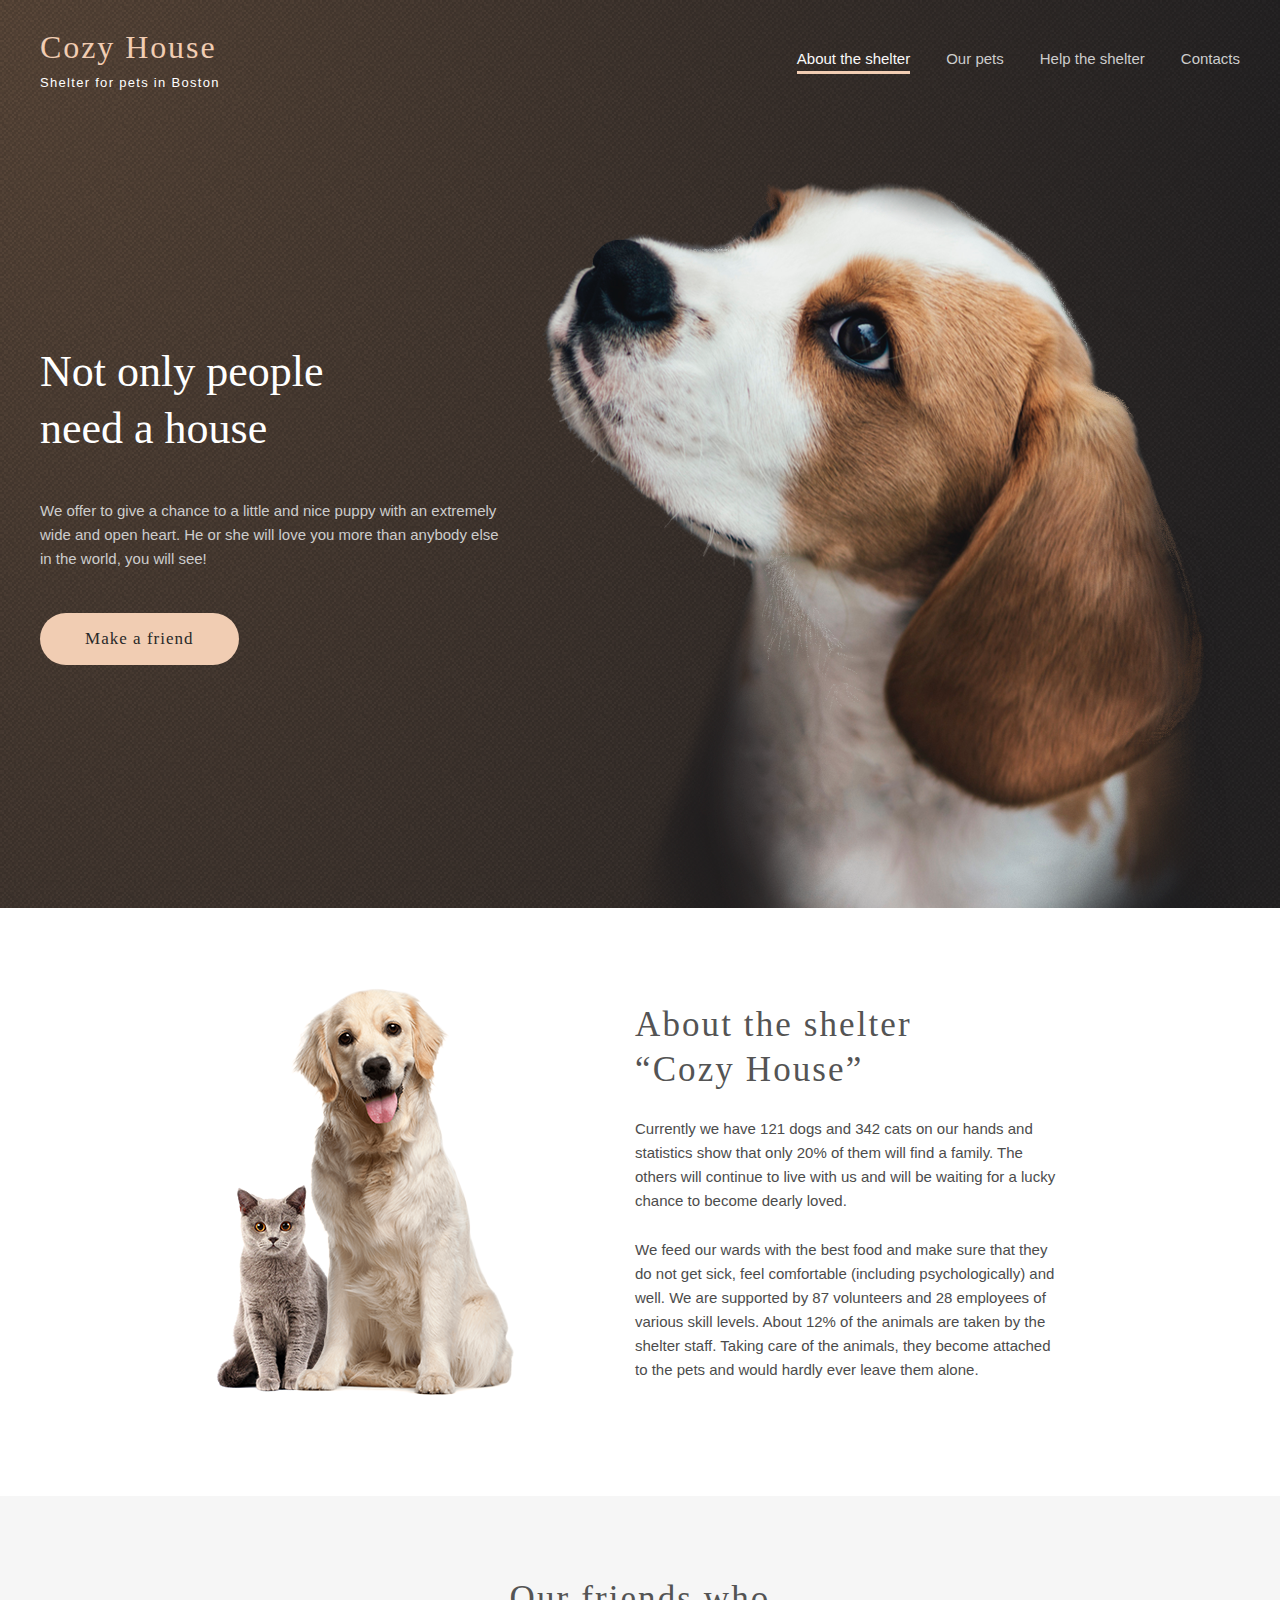
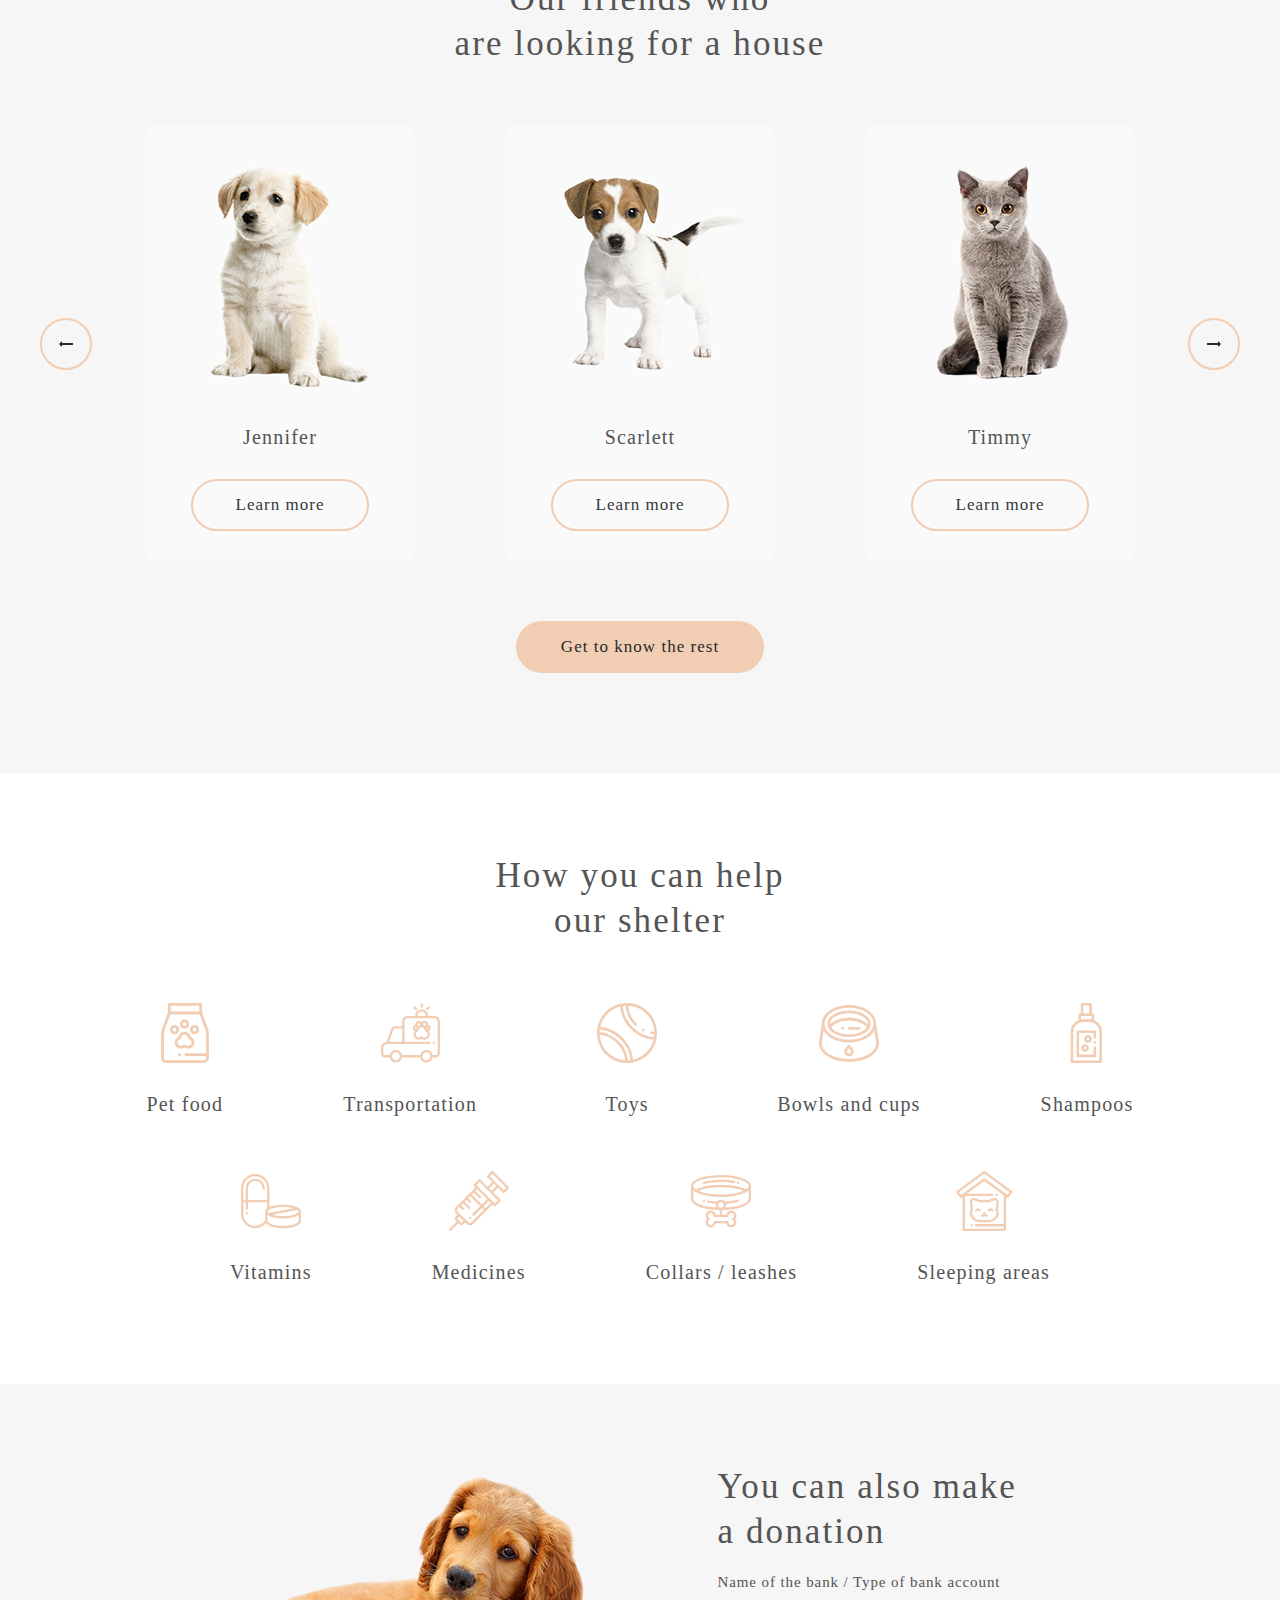
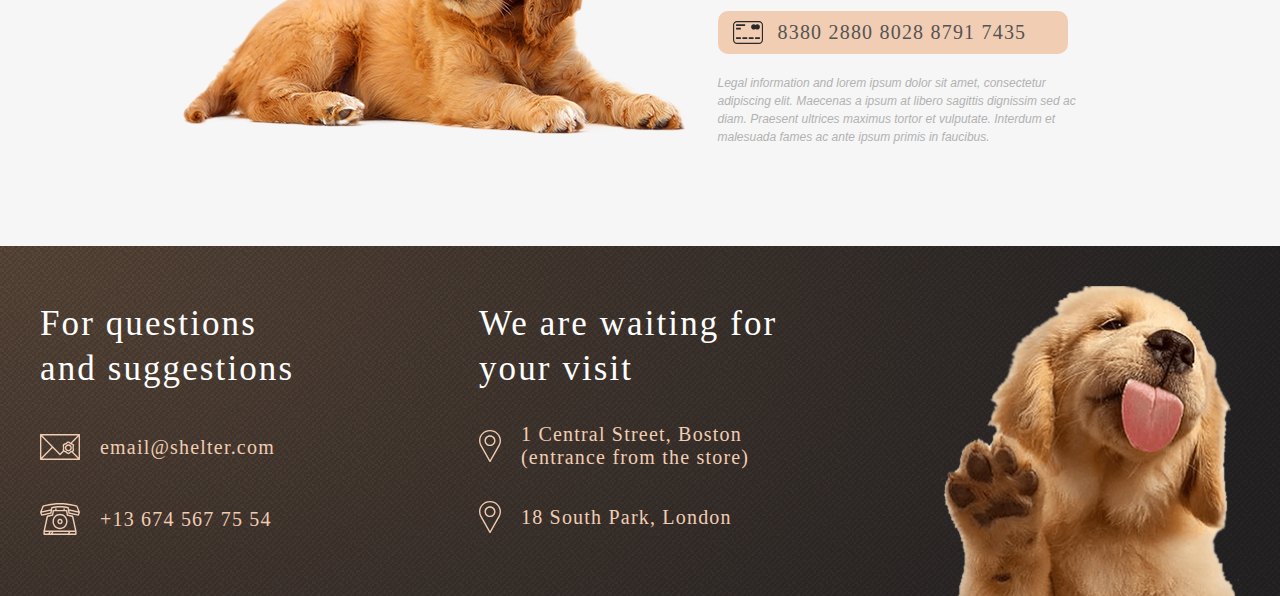
<file: index.html>
<!DOCTYPE html>
<html lang="en">
<head>
    <meta charset="UTF-8">
    <meta http-equiv="X-UA-Compatible" content="IE=edge">
    <meta name="viewport" content="width=device-width, initial-scale=1.0">
    <link rel="stylesheet" href="css/style.css">
    <link rel="icon" href="images/favicon.png" type="image/png">
    <title>Cozy House: Shelter for pets in Boston</title>
</head>
<body>
    <header class="main">
        <div class="container header-container">
            <div class="header">
                <div class="logo">
                    <a class="link header-link" href="#" onclick="return false;">
                        <div class="logo-title">Cozy House</div>
                        <div class="logo-subtitle">Shelter for pets in Boston</div>
                    </a>
                </div>
                <nav>
                    <ul class="nav-header">
                        <li class="nav-list"><a class="nav-link active" >About the shelter</a></li>
                        <li class="nav-list"><a class="nav-link" href="./our_pets.html">Our pets</a></li>
                        <li class="nav-list"><a class="nav-link" href="#help">Help the shelter</a></li>
                        <li class="nav-list"><a class="nav-link" href="#contacts">Contacts</a></li>
                    </ul>
                    <button class="burger" aria-label="Menu">
                        <span class="burger-line"></span>
                    </button>

                    <div class="burger-mobile-header">
                        <ul class="nav-mobile-menu">
                            <li class="nav-mobile-list"><a class="nav-link active" >About the shelter</a></li>
                            <li class="nav-mobile-list"><a class="nav-link" href="./our_pets.html">Our pets</a></li>
                            <li class="nav-mobile-list"><a class="nav-link" href="#help">Help the shelter</a></li>
                            <li class="nav-mobile-list"><a class="nav-link" href="#contacts">Contacts</a></li>
                        </ul>
                    </div>
                </nav>
            </div>
            <section class="not-only">
                <div class="big-card-text">
                    <h1>Not only people need a house</h1>
                    <p>
                        We offer to give a chance to a little and nice puppy with an extremely wide and open heart.
                        He or she will love you more than anybody else in the world, you will see!
                    </p>
                    <a class="fill-button" href="#our-friends">Make a friend</a>
                </div>
                <div class="big-card-picture">
                    <img src="./images/start-screen-puppy.png" alt="start screen puppy" width="698">
                </div>
            </section>
        </div>
    </header>

    <main class="main">
        <section class="about">
            <div class="about-picture">
                <img src="./images/about-pets.png" alt="Dog and cat" width="300">
            </div>
            <div class="about-info">
                <h2 class="about-title">About the shelter “Cozy House”</h2>
                <p>Currently we have 121 dogs and 342 cats on our hands and statistics show that only 20% of them will find a family. The others will continue to live with us and will be waiting for a lucky chance to become dearly loved.</p>
                <p>We feed our wards with the best food and make sure that they do not get sick, feel comfortable (including psychologically) and well. We are supported by 87 volunteers and 28 employees of various skill levels. About 12% of the animals are taken by the shelter staff. Taking care of the animals, they become attached to the pets and would hardly ever leave them alone.</p>
            </div>
        </section>

        <section id="our-friends" class="our-friends">
            <h2 class="title-friends">Our friends who are&nbsp;looking for a house</h2>
            <div class="slider-container">
                <button class="slider-button left">
                    <svg class="arrow left" width="14" height="6" viewBox="0 0 14 6" fill="none" xmlns="http://www.w3.org/2000/svg">
                        <path d="M14 2V4H3V6L0 3L3 0V2H14Z" fill="#292929"></path>
                    </svg>
                </button>
                <div class="slider">
                    <a href="#" onclick="return false;">
                        <div class="slider-card">
                            <img src="[data-uri]" class="slider-card-photo" alt="Katrine" width="270" height="270">
                            <div class="slider-card-info"></div>
                            <div class="card-button">Learn more</div>
                        </div>
                    </a>
                    <a href="#" onclick="return false;">
                        <div class="slider-card">
                            <img src="[data-uri]" class="slider-card-photo" alt="Jennifer" width="270" height="270">
                            <div class="slider-card-info"></div>
                            <div class="card-button">Learn more</div>
                        </div>
                    </a>
                    <a href="#" onclick="return false;">
                        <div class="slider-card">
                            <img src="[data-uri]" class="slider-card-photo" alt="Woody" width="270" height="270">
                            <div class="slider-card-info"></div>
                            <div class="card-button">Learn more</div>
                        </div>
                    </a>
                </div>
                <button class="slider-button right">
                    <svg class="arrow right" width="14" height="6" viewBox="0 0 14 6" fill="none" xmlns="http://www.w3.org/2000/svg">
                        <path d="M14 2V4H3V6L0 3L3 0V2H14Z" fill="#292929"></path>
                    </svg>
                </button>
            </div>
            <a class="fill-button" href="./our_pets.html">Get to know the rest</a>
        </section>

        <section id="help" class="help">
            <h2 class="title-help">How you can help our shelter</h2>
            <ul class="help-list">
                <li class="help-item">
                    <img class="help-icon" src="./images/icons/help/icon-pet-food.svg" alt="Pet food" width="60" height="60">
                    <div class="help-title">Pet food</div>
                </li>
                <li class="help-item">
                    <img class="help-icon" src="./images/icons/help/icon-transportation.svg" alt="Transportation" width="60" height="60">
                    <div class="help-title">Transportation</div>
                </li>
                <li class="help-item">
                    <img  class="help-icon" src="./images/icons/help/icon-toys.svg" alt="Toys" width="60" height="60">
                    <div class="help-title">Toys</div>
                </li>
                <li class="help-item">
                    <img class="help-icon" src="./images/icons/help/icon-bowls-and-cups.svg" alt="Bowls and cups" width="60" height="60">
                    <div class="help-title">Bowls and cups</div>
                </li>
                <li class="help-item">
                    <img class="help-icon" src="./images/icons/help/icon-shampoos.svg" alt="Shampoos" width="60" height="60">
                    <div class="help-title">Shampoos</div>
                </li>
                <li class="help-item">
                    <img class="help-icon" src="./images/icons/help/icon-vitamins.svg" alt="Vitamins" width="60" height="60">
                    <div class="help-title">Vitamins</div>
                </li>
                <li class="help-item">
                    <img class="help-icon"  src="./images/icons/help/icon-medicines.svg" alt="Medicines" width="60" height="60">
                    <div class="help-title">Medicines</div>
                </li>
                <li class="help-item">
                    <img class="help-icon" src="./images/icons/help/icon-collars-leashes.svg" alt="Collars / leashes" width="60" height="60">
                    <div class="help-title">Collars / leashes</div>
                </li>
                <li class="help-item">
                    <img class="help-icon" src="./images/icons/help/icon-sleeping-area.svg" alt="Sleeping areas" width="60" height="60">
                    <div class="help-title">Sleeping areas</div>
                </li>
            </ul>
        </section>

        <section class="addition">
            <div class="addition-image">
                <img src="./images/donation-dog.png" alt="Donation dog" width="505" >
            </div>
            <div class="addition-block">
                <h2 class="title-addition">You can also make a donation</h2>
                <div class="addition-text">
                    Name of the bank / Type of bank account
                </div>
                <a class="addition-card" href="#" onclick="return false;">
                    <img src="./images/icons/credit-card.svg" alt="Credit card" width="30" height="23">
                    <div class="addition-number">8380 2880 8028 8791 7435</div>
                </a>
                <div class="addition-hint">Legal information and lorem ipsum dolor sit amet, consectetur adipiscing elit. Maecenas a ipsum at libero sagittis dignissim sed ac diam. Praesent ultrices maximus tortor et vulputate. Interdum et malesuada fames ac ante ipsum primis in faucibus.</div>
            </div>
        </section>

    </main>

    <footer class="main" id="contacts">
        <div class="container footer-container">
            <div class="contacts-block">
                <p class="title-footer">For questions and suggestions</p>
                <a class="contacts-info-wrap" href="mailto:email@shelter.com">
                    <img class="contacts-icon" src="./images/icons/icon-email.svg" alt="Credit card" width="40" height="32">
                    <p class="contacts-info">email@shelter.com</p>
                </a>
                <a class="contacts-info-wrap" href="tel:+136745677554" target="_blank">
                    <img class="contacts-icon" src="./images/icons/icon-phone.svg" alt="Credit card" width="40" height="32">
                    <p class="contacts-info">+13 674 567 75 54</p>
                </a>

            </div>
            <div class="contacts-block right">
                <p class="title-footer">We are waiting for your visit</p>
                <a class="contacts-info-wrap" href="https://maps.app.goo.gl/MZJzdV3yKixtqsF59" target="_blank">
                    <img class="contacts-icon" src="./images/icons/icon-marker.svg" alt="Credit card" width="22" height="32">
                    <p class="contacts-info">1 Central Street, Boston (entrance from the store)</p>
                </a>
                <a class="contacts-info-wrap" href="https://maps.app.goo.gl/w97PR7DKg5cJpF829" target="_blank">
                    <img class="contacts-icon" src="./images/icons/icon-marker.svg" alt="Credit card" width="22" height="32">
                    <p class="contacts-info">18 South Park, London</p>
                </a>
            </div>
            <div class="contacts-block picture">
                <img class="footer-picture" src="./images/footer-puppy.png" alt="Donation dog" width="300">
            </div>
        </div>
    </footer>
    <div class="blackout"></div>
    <div class="blackout_popup"></div>

    <section class="popup">
        <img src="[data-uri]" class="popup_img" alt="name of the breed" width="500" height="500">
        <div class="popup_content">
        <h2 class="popup_name">&nbsp;</h2>
        <p class="popup_type"></p>
        <p class="popup_text"></p>
        <ul class="popup_list">
            <li class="popup_item">Age: <span class="popup_age"></span></li>
            <li class="popup_item">Inoculations: <span class="popup_inoculations"></span></li>
            <li class="popup_item">Diseases: <span class="popup_diseases"></span> </li>
            <li class="popup_item">Parasites: <span class="popup_parasites"></span> </li>
        </ul>
        <button class="popup_close" type="button" ></button>
        </div>
    </section>

    <script src="js/script.js"></script>
    <script src="js/pets.js"></script>
    <script src="js/slider.js"></script>
    <script src="js/popup.js"></script>
</body>
</html>
</file>
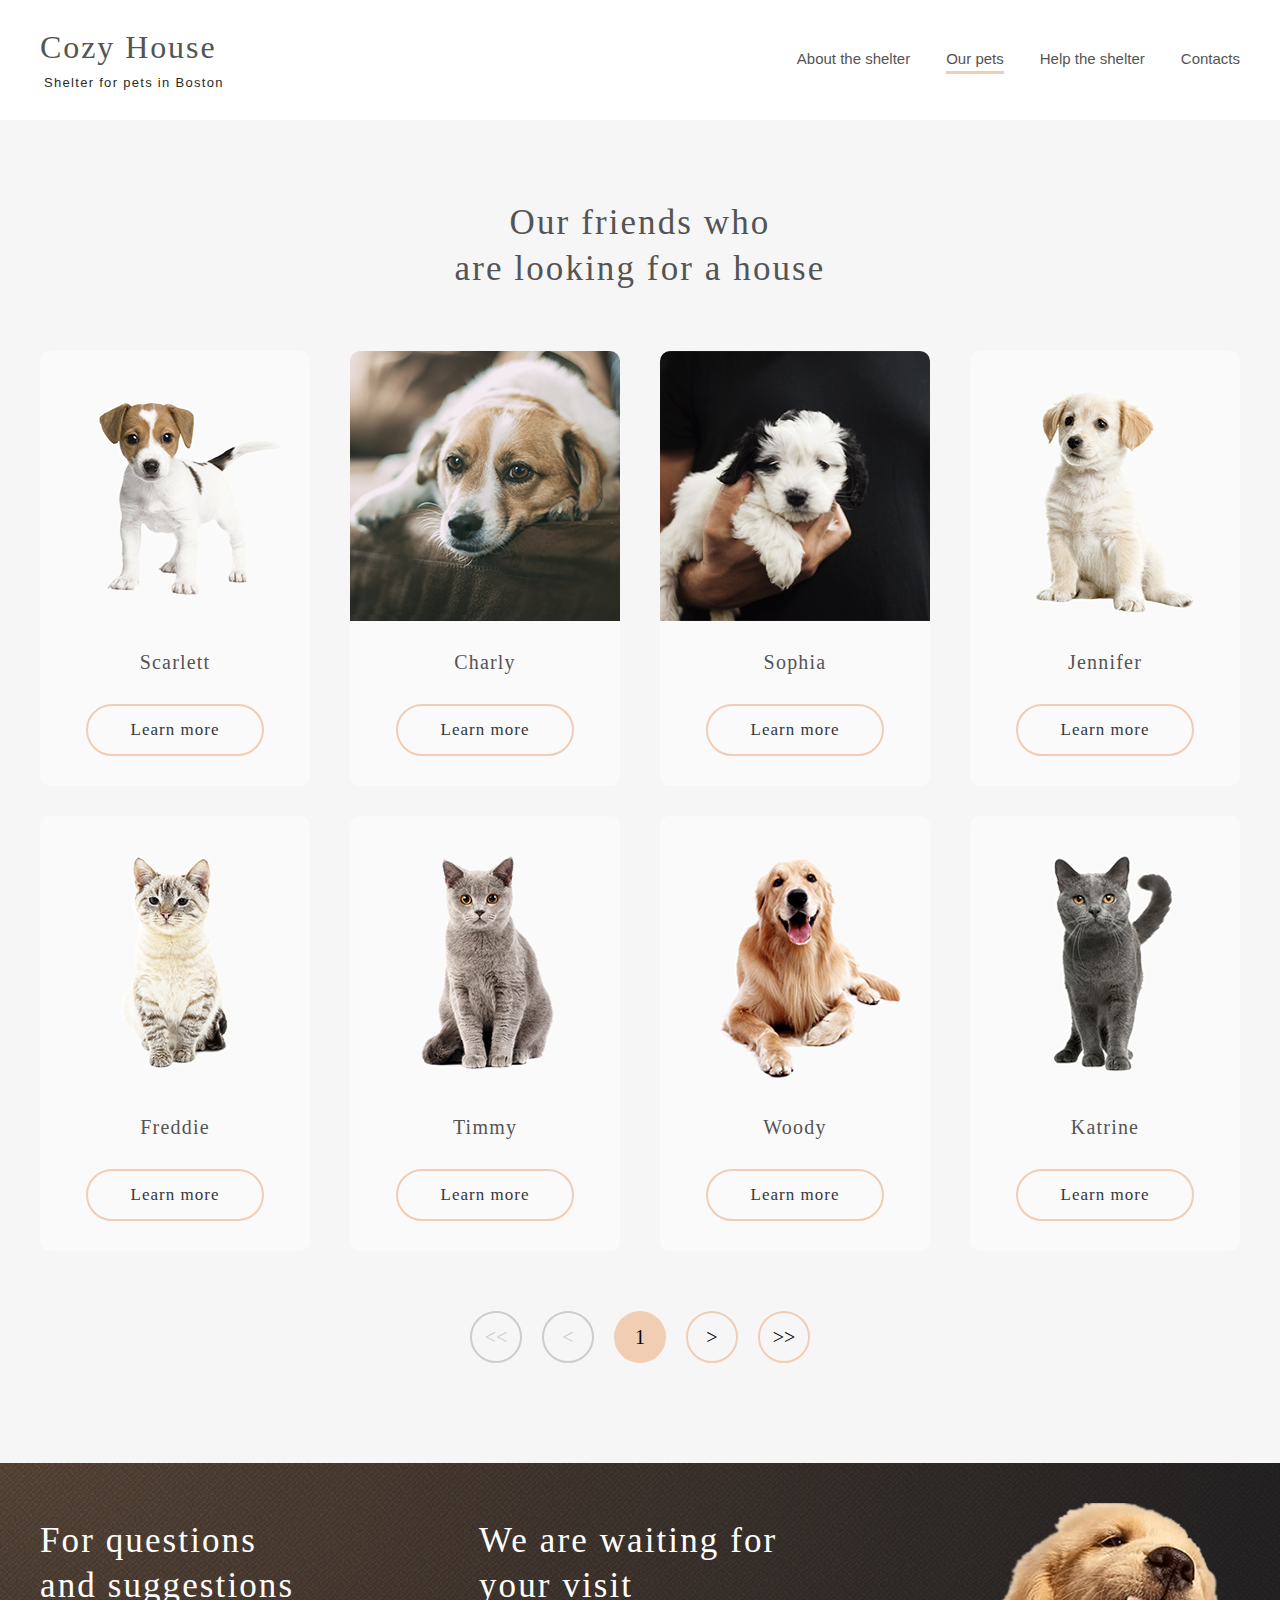
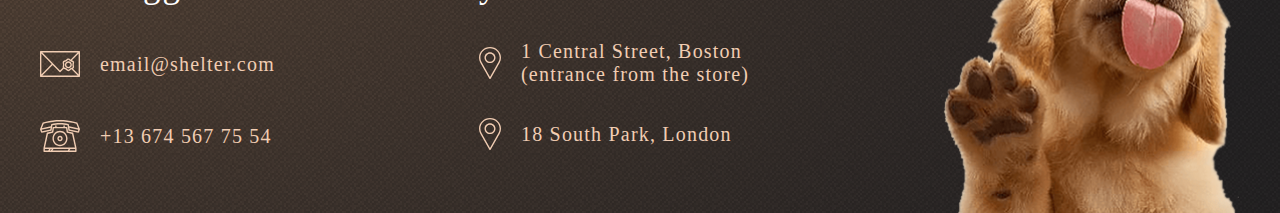
<file: our_pets.html>
<!DOCTYPE html>
<html lang="en">
<head>
    <meta charset="UTF-8">
    <meta http-equiv="X-UA-Compatible" content="IE=edge">
    <meta name="viewport" content="width=device-width, initial-scale=1.0">
    <link rel="stylesheet" href="css/style.css">
    <link rel="icon" href="images/favicon.png" type="image/png">
    <title>Cozy House: Shelter for pets in Boston</title>
</head>
<body>
    <header class="inner">
        <div class="container header-container inner">
            <div class="header">
                <div class="logo">
                    <a href="./index.html" class="link header-link">
                        <div class="logo-title inner">Cozy House</div>
                        <div class="logo-subtitle inner">Shelter for pets in Boston</div>
                    </a>
                </div>
                <nav>
                    <ul class="nav-header inner">
                        <li class="nav-list"><a class="nav-link" href="./index.html">About the shelter</a></li>
                        <li class="nav-list"><a class="nav-link active">Our pets</a></li>
                        <li class="nav-list"><a class="nav-link"  href="./index.html#help">Help the shelter</a></li>
                        <li class="nav-list"><a class="nav-link" href="#contacts">Contacts</a></li>
                    </ul>
                    <button class="burger" aria-label="Menu">
                        <span class="burger-line"></span>
                    </button>

                    <div class="burger-mobile-header">
                        <ul class="nav-mobile-menu">
                            <li class="nav-mobile-list"><a class="nav-link" href="./index.html">About the shelter</a></li>
                            <li class="nav-mobile-list"><a class="nav-link active">Our pets</a></li>
                            <li class="nav-mobile-list"><a class="nav-link" href="./index.html#help">Help the shelter</a></li>
                            <li class="nav-mobile-list"><a class="nav-link" href="#contacts">Contacts</a></li>
                        </ul>
                    </div>
                </nav>
            </div>
        </div>
    </header>

    <main class="inner">
        <section class="our-friends inner">
            <h1 class="title-friends">Our friends who are&nbsp;looking for a house</h1>
            <div class="slider-container">
                <div class="slider">
                    <a href="#" onclick="return false;">
                        <div class="slider-card">
                            <img src="./images/pets/pets-katrine.png" class="slider-card-photo" alt="Katrine" width="270">
                            <div class="slider-card-info">Katrine</div>
                            <div class="card-button">Learn more</div>
                        </div>
                    </a>
                    <a href="#" onclick="return false;">
                    <div class="slider-card">
                        <img src="./images/pets/pets-jennifer.png" class="slider-card-photo"  alt="Jennifer" width="270">
                        <div class="slider-card-info">Jennifer</div>
                        <div class="card-button">Learn more</div>
                    </div>
                    </a>
                    <a href="#" onclick="return false;">
                        <div class="slider-card">
                            <img src="./images/pets/pets-woody.png" class="slider-card-photo"  alt="Woody" width="270">
                            <div class="slider-card-info">Woody</div>
                            <div class="card-button">Learn more</div>
                        </div>
                    </a>
                    <a href="#" onclick="return false;">
                    <div class="slider-card">
                        <img src="./images/pets/pets-sophia.png" class="slider-card-photo" alt="Sophia" width="270">
                        <div class="slider-card-info">Sophia</div>
                        <div class="card-button">Learn more</div>
                    </div>
                    </a>
                        <a href="#" onclick="return false;">
                        <div class="slider-card">
                            <img src="./images/pets/pets-timmy.png" class="slider-card-photo" alt="Timmy" width="270">
                            <div class="slider-card-info">Timmy</div>
                            <div class="card-button">Learn more</div>
                        </div>
                    </a>
                    <a href="#" onclick="return false;">
                        <div class="slider-card">
                            <img src="./images/pets/pets-charly.png" class="slider-card-photo" alt="Charly" width="270">
                            <div class="slider-card-info">Charly</div>
                            <div class="card-button">Learn more</div>
                        </div>
                    </a>
                    <a href="#" onclick="return false;">
                        <div class="slider-card">
                            <img src="./images/pets/pets-scarlet.png" class="slider-card-photo" alt="Scarlet" width="270">
                            <div class="slider-card-info">Scarlet</div>
                            <div class="card-button">Learn more</div>
                        </div>
                    </a>
                    <a href="#" onclick="return false;" class="test">
                        <div class="slider-card">
                            <img src="./images/pets/pets-freddie.png" class="slider-card-photo" alt="Freddie" width="270">
                            <div class="slider-card-info">Freddie</div>
                            <div class="card-button">Learn more</div>
                        </div>
                    </a>
                </div>
                <div class="paging" class="test">
                    <button class="slider-button many first" disabled>&lt;&lt;</button>
                    <button class="slider-button one prev" disabled>&lt;</button>
                    <button class="slider-button active">1</button>
                    <button class="slider-button one next">&gt;</button>
                    <button class="slider-button many last">&gt;&gt;</button>
                </div>
            </div>
        </section>
    </main>
    <footer id="contacts">
        <div class="container footer-container">
            <div class="contacts-block">
                <p class="title-footer">For questions and suggestions</p>
                <a class="contacts-info-wrap" href="mailto:email@shelter.com">
                    <img class="contacts-icon" src="./images/icons/icon-email.svg" alt="Credit card" width="40">
                    <p class="contacts-info">email@shelter.com</p>
                </a>
                <a class="contacts-info-wrap" href="tel:+136745677554" target="_blank">
                    <img class="contacts-icon" src="./images/icons/icon-phone.svg" alt="Credit card" width="40">
                    <p class="contacts-info">+13 674 567 75 54</p>
                </a>

            </div>
            <div class="contacts-block right">
                <p class="title-footer">We are waiting for your visit</p>
                <a class="contacts-info-wrap" href="https://maps.app.goo.gl/MZJzdV3yKixtqsF59" target="_blank">
                    <img class="contacts-icon" src="./images/icons/icon-marker.svg" alt="Credit card" width="22">
                    <p class="contacts-info">1 Central Street, Boston (entrance from the store)</p>
                </a>
                <a class="contacts-info-wrap" href="https://maps.app.goo.gl/w97PR7DKg5cJpF829" target="_blank">
                    <img class="contacts-icon" src="./images/icons/icon-marker.svg" alt="Credit card" width="22">
                    <p class="contacts-info">18 South Park, London</p>
                </a>
            </div>
            <img class="footer-picture" src="./images/footer-puppy.png" alt="Donation dog" width="300">
        </div>
    </footer>

    <div class="blackout"></div>

    <div class="blackout_popup"></div>

    <section class="popup">
        <img src="[data-uri]" class="popup_img" alt="name of the breed" width="500" height="500">
        <div class="popup_content">
        <h2 class="popup_name">&nbsp;</h2>
        <p class="popup_type"></p>
        <p class="popup_text"></p>
        <ul class="popup_list">
            <li class="popup_item">Age: <span class="popup_age"></span></li>
            <li class="popup_item">Inoculations: <span class="popup_inoculations"></span></li>
            <li class="popup_item">Diseases: <span class="popup_diseases"></span> </li>
            <li class="popup_item">Parasites: <span class="popup_parasites"></span> </li>
        </ul>
        <button class="popup_close" type="button" ></button>
        </div>
    </section>


    <script src="js/script.js"></script>
    <script src="js/pets.js"></script>
    <script src="js/bigslider.js"></script>
    <script src="js/popup.js"></script>
</body>
</html>
</file>
<file: css/style.css>
* {
    box-sizing: border-box;
}

html {
    scroll-behavior: smooth;
    cursor: default;
}

body {
    margin: 0;
    padding: 0;
    min-height: 100vh;
    font-family: Georgia;
    font-size: 18px;
    font-weight: normal;
    background-color: #ffffff;
    color: #35373b;
    overflow-y: auto;
}

header {
    /* background: url("../images/start-screen-gradient-background.jpg"); */
    background: url("../images/noise_transparent2x.png"), radial-gradient(100% 215.42% at 0% 0%, #5B483A 0%, #262425 100%), #211F20;
    /* background-position: center;
    background-size: cover;
    background-repeat: no-repeat; */
}

.container {
    display: flex;
    max-width: 1280px;
    flex-direction: column;
    margin: 0 auto;
}

.header {
    display: flex;
    justify-content: space-between;
    align-items: center;
    margin-bottom: 90px;
}

.main .header {
    margin-bottom: 90px;
}
.inner .header {
    margin-bottom: 0;
}


.header-container {
    justify-content: space-between;
    padding: 30px 40px 0px 40px;
}

.main-container {
    flex-wrap: wrap;
    justify-content: space-between;
}

.nav-header {
    display: flex;
    justify-content: center;
    gap: 36px;
    padding: 0;
    margin: 0;
    list-style: none;
    color: #CDCDCD;
}

.nav-list {
    margin: 0;
    padding: 0;
    font-family: Arial, Helvetica, sans-serif;
    font-size: 15px;
    line-height: 24px;
}

.nav-link {
    color: #cdcdcd;
    padding-bottom: 4px;
}

.nav-link:hover,
.nav-link.active {
    color: #fafafa;
}

.nav-link::after {
    content: ' ';
    display: block;
    height: 3px;
    background: transparent;
    transition: background-color .5s ease-in-out;
}

.nav-link:hover::after,
.nav-link.active::after {
    display: block;
    background: #f1cdb3;
}

.logo-title {
    font-family: Georgia, serif;
    color: #f1cdb3;
    font-size: 32px;
    letter-spacing: .06em;
    line-height: 35px;
    padding-bottom: 10px;
}
.logo-subtitle {
    font-family: Arial, Helvetica, sans-serif;
    color: #FFFFFF;
    font-size: 13px;
    letter-spacing: 0.1em;
    line-height: 15px;
    text-align: center;
}

a {
    text-decoration: none;
    color: #35373b;
}

p {
    margin: 0;
    padding: 0;
    font-family: Arial, sans-serif;
    font-size: 15px;
    line-height: 24px;
    color: #4C4C4C;
}

.big-card-text p {
    color: #CDCDCD;
}

h1 {
    font-family: Georgia, serif;
    font-weight: normal;
    font-size: 44px;
    line-height: 1.3;
    /* max-width: 310px; */
    margin: 0;
    width: 80%;
}

h2 {
    font-family: Georgia, serif;
    font-weight: normal;
    font-size: 35px;
    line-height: 45px;
    letter-spacing: .06em;
    margin: 0;
    color: #545454;
}

h2.about-title {
    max-width: 370px;
}

h2.title-friends {
    max-width: 400px;
    text-align: center;
}

h1.title-friends {
    font-family: Georgia, serif;
    font-weight: normal;
    font-size: 35px;
    line-height: 1.3;
    letter-spacing: .06em;
    margin: 0;
    color: #545454;
    max-width: 400px;
    text-align: center;
}

h2.title-help {
    max-width: 310px;
    text-align: center;
}

h2.title-addition {
    max-width: 300px;
    text-align: left;
}

section {
    display: flex;
    max-width: 1280px;
    margin: 0 auto;
    width: 100%;
}

.not-only {
    justify-content: space-between;
    align-items: center;
}

.big-card-text {
    display: flex;
    flex-direction: column;
    gap: 42px;
    min-width: 323px;
    max-width: 460px;
    padding-top: 20px;
    padding-bottom: 100px;
    color: #ffffff;
}

.big-card-picture {
    text-align: end;
    font-size: 0px;
}

.about {
    display: flex;
    justify-content: center;
    align-items: center;
    gap: 120px;
    max-width: 1280px;
    padding: 80px 40px 100px;
}

.about-info {
    display: flex;
    flex-direction: column;
    gap: 25px;
    max-width: 430px;
}

.about-picture {
    min-width: 300px;
    font-size: 0px;
}


.our-friends {
    flex-direction: column;
    align-items: center;
    max-width: 1280px;
    padding: 80px 0px 100px;
    background-color: #F6F6F6;
    gap: 60px;
}

.slider-container {
    display: flex;
    flex-direction: row;
    justify-content: space-between;
    align-items: center;
    width: 100%;
    max-width: 1280px;
    padding: 0 40px;
}

.slider {
    display: flex;
    flex-direction: row;
    align-items: center;
    justify-content: space-between;
    /* gap: 90px; */
    width: 100%;
    max-width: 990px;
    margin: 0 20px;
}

.slider.active {
    opacity: 0%;
    transition: .8s ease-in-out;
}

.inner .slider {
    max-width: 1280px;
}

.slider-card {
    display: flex;
    flex-direction: column;
    align-items: center;
    gap: 30px;
    min-width: 270px;
    border-radius: 10px;
    background-color: #FAFAFA;
    padding-bottom: 30px;
    transition: all 0.5s ease-in-out;
}

.slider-card-photo {
    border-top-left-radius: 10px;
    border-top-right-radius: 10px;
}

.slider-card:hover {
    background-color: #ffffff;
}

.slider-card-info {
    font-family: Georgia, serif;
    font-size: 20px;
    letter-spacing: .06em;
    color: #545454;
}

.slider-button {
    display: flex;
    justify-content: center;
    align-items: center;
    border: 2px solid #f1cdb3;
    border-radius: 100px;
    width: 52px;
    height: 52px;
    text-align: center;
    transition: all 0.5s ease-in-out;
    background-color: transparent;
    cursor: pointer;
    font-family: Georgia, serif;
    font-size: 20px;
    line-height: 1.15;
    min-width: 52px;
}

.slider-button:hover,
.slider-button:visited {
    border: 2px solid #FDDCC4;
    background-color: #FDDCC4;
}

.card-button {
    font-size: 17px;
    line-height: 22px;
    letter-spacing: .06em;
    border: 2px solid #f1cdb3;
    border-radius: 100px;
    padding: 13px 42px;
    transition: background-color 0.5s ease-in-out;
}

.arrow.right {
    transform: rotate(180deg);
}

.slider-card:hover .card-button {
    border: 2px solid #FDDCC4;
    background-color: #FDDCC4;
}

.help {
    flex-direction: column;
    align-items: center;
    max-width: 1280px;
    padding: 80px 0px 100px;
    gap: 60px;
}

.help-list {
    display: flex;
    justify-content: center;
    flex-wrap: wrap;
    width: 100%;
    max-width: 1200px;
    gap: 55px 120px;
    margin: 0;
    padding: 0 20px;
}

.help-item {
    display: flex;
    flex-direction: column;
    align-items: center;
    gap: 30px;
}

.help-title {
    font-size: 20px;
    letter-spacing: .06em;
    color: #545454;
}

.fill-button {
    font-family: Georgia, 'Times New Roman', Times, serif;
    font-size: 17px;
    line-height: 22px;
    letter-spacing: .06em;
    color: #292929;
    background-color: #f1cdb3;
    border-radius: 100px;
    padding: 10px;
    width: max-content;
    padding: 15px 45px;
    transition: background-color .3s ease-in-out;
}

.fill-button:hover {
    background-color: #FDDCC4;
}

.addition {
    flex-direction: row;
    justify-content: center;
    align-items: center;
    max-width: 1280px;
    padding: 80px 0px 100px;
    background-color: #F6F6F6;
    gap: 30px;
}

.addition-block {
    display: flex;
    flex-direction: column;
    width: 29%;
    min-width: 380px;
    gap: 20px;
}

.addition-image {
    font-size: 0px;
}

.addition-image img{
    width: 100%;
}

.addition-text {
    font-family: Georgia, serif;
    font-size: 15px;
    font-weight: normal;
    line-height: 17px;
    letter-spacing: .06em;
    color: #545454;
}

.addition-card {
    display: flex;
    align-items: center;
    gap: 15px;
    padding: 10px 15px;
    background-color: #f1cdb3;
    border-radius: 10px;
    max-width: 350px;
    transition: background-color 0.5s ease-in-out;
}

.addition-card:hover {
    background-color: #FDDCC4;
}

.addition-number {
    font-family: Georgia, serif;
    font-size: 20px;
    font-weight: normal;
    line-height: 23px;
    letter-spacing: .06em;
    color: #545454;
}

.addition-hint {
    font-family: Arial, sans-serif;
    font-size: 12px;
    font-style: italic;
    line-height: 18px;
    text-align: left;
    color: #B2B2B2;
}

.footer-container {
    flex-direction: row;
    justify-content: space-between;
    align-items: flex-start;
    gap: 20px;
    padding: 40px 40px 0;
}

footer {
    background: url("../images/noise_transparent2x.png"), radial-gradient(100% 215.42% at 0% 0%, #5B483A 0%, #262425 100%), #211F20;
}

.contacts-block {
    display: flex;
    flex-direction: column;
    width: 30%;
    width: 280px;
    margin-top: 15px;
    gap: 40px;
}

.contacts-block.right {
    gap: 32px;
    width: 30%;
    width: 302px;
}
.contacts-block.picture {
    width: 30%;
    margin: 0;
    width: 300px;
}

.contacts-info {
    font-family: Georgia, serif;
    font-size: 20px;
    line-height: 23px;
    font-weight: 400;
    letter-spacing: .06em;
    color: #F1CDB3;
    transition: color 0.5s ease-in-out;
}

.contacts-info-wrap {
    display: flex;
    align-items: center;
    flex-direction: row;
    gap: 20px;
}
.contacts-info-wrap:hover .contacts-info {
    /* color: #FDDCC4; */
    color: #c2a591;
}

.contacts-icon{
    transition: transform 0.5s ease-in-out;
}

.contacts-info-wrap:hover  .contacts-icon{
    transform: scale(1.07);
}

.header-container.inner {
    justify-content: space-between;
    padding: 30px 40px 30px 40px;
    background-color: #FFFFFF;
}

header.inner {
    background: none;
}

.logo-title.inner {
    color: #545454;
}

.logo {
    transition: transform 0.5s ease-in-out;
}

.logo:hover {
    transform: scale(1.02);
}

.logo-subtitle.inner {
    color: #292929;
    padding: 0px 1px 0px 4px;
}

.nav-header.inner .nav-link {
    color: #545454;
}

.inner .slider-container {
    flex-direction: column;
    justify-content: center;
    gap: 60px;
}

.inner .slider {
    justify-content: space-evenly;
    gap: 30px 40px;
    flex-wrap: wrap;
}

main.inner {
    background-color: #F6F6F6;
}

.paging {
    display: flex;
    flex-direction: row;
    align-items: center;
    justify-content: center;
    gap: 20px;
}

.slider-button.active {
    border: none;
    background-color: #f1cdb3;
}

.slider-button:disabled {
    border: 2px solid #CDCDCD;
    background-color: transparent;
    cursor: auto;
    color: #CDCDCD;
}

.slider-button.inactive a {
    color: #CDCDCD;
}

.title-footer {
    font-family: Georgia, serif;
    font-weight: normal;
    font-size: 35px;
    line-height: 45px;
    letter-spacing: .06em;
    margin: 0;
    color: #545454;
    max-width: 300px;
    text-align: left;
    color: #FFFFFF;
}

.burger {
    position: relative;
    display: none;
    width: 30px;
    height: 30px;
    padding: 0;
    border: none;
    -webkit-box-sizing: border-box;
    box-sizing: border-box;
    outline: none;
    cursor: pointer;
    background-color: transparent;
    z-index: 3;
    transition: transform 0.2s ease-in-out;
}

.burger-line {
    position: relative;
    display: block;
    width: 30px;
    height: 2px;
    background-color: #F1CDB3;
}

.inner .burger-line {
    background-color: #000000;
}

.burger::before {
    position: absolute;
    display: block;
    content: '';
    background-color: #F1CDB3;
    width: 30px;
    height: 2px;
    top: 4px;
}

.inner .burger::before {
    background-color: #000000;
}

.burger::after {
    position: absolute;
    display: block;
    content: '';
    background-color: #F1CDB3;
    width: 30px;
    height: 2px;
    bottom: 4px;
}

.inner .burger::after {
    background-color: #000000;
}

@media (max-width: 1100px) {

    .main .header {
        margin-bottom: 60px;
    }

    .big-card-text {
        margin: 0px;
        min-width: 460px;
        padding-top: 0px;
    }

    .big-card-picture {
        width: 100%;
        text-align: right;
    }

    .big-card-picture  img {
        width: 80.3%;
    }

    .fill-button {
        align-self: center;
    }

    .not-only {
        flex-wrap: wrap;
        justify-content: center;
    }

    .main .header-container {
        padding: 30px 30px 0px 30px;
    }

    .inner .header-container {
        padding: 30px 30px;
    }

    .addition {
        flex-direction: column-reverse;
        gap: 60px;
    }

    .addition-block {
        width: 50%;
    }

    /* .main .container.footer-container { */
    .container.footer-container {
        flex-wrap: wrap;
        column-gap: 40px;
        row-gap: 65px;
        justify-content: space-evenly;
        padding-top: 32px;
    }
    .contacts-block {
        margin: 0;
    }
    .contacts-block.right {
        gap: 33px;
    }
}

@media  (max-width: 1279px) {
    .inner .slider a:nth-child(7),
    .inner .slider a:nth-child(8) {
        display: none;
    }
}

@media (min-width: 769px) and (max-width: 1279px) {
    .about  {
        gap: 80px;
    }
}

@media  (max-width: 769px) {
    .about {
        flex-direction: column-reverse;
        gap: 80px;
    }

    .addition-image {
        padding: 0 10px;
    }
}

@media  (max-width: 1100px) {
    .slider a:last-child {
        display: none;
    }

    .main .slider a:last-child {
        display: none;
    }

    .slider {
        justify-content: space-evenly;
        margin: 0 12px;
        gap: 40px
    }
    .slider-container {
        padding: 0 30px;
    }
    .inner .slider-container {
        gap: 40px;
    }

    .our-friends.inner {
        gap: 30px;
        padding-bottom: 76px;
    }
}

@media  (max-width: 887px) {
    .help-list {
        display: grid;
        grid-template-columns: repeat(3, 170px);
        row-gap: 55px;
        column-gap: 60px;
    }
    .our-friends.inner .slider {
        justify-content: center;
    }
}

@media  (max-width: 767px) {
    .main .header {
        padding: 0 10px;
    }

    .nav-header {
        display: none;
    }

    .burger {
        display: block;
    }

    .big-card-text {
        width: 100%;
        max-width: 460px;
        min-width: 280px;
        text-align: center;
        align-items: center;
    }
}

@media  (max-width: 760px) {
    .main .slider a:not(:first-child) {
        display: none;
    }
}

@media (max-width: 668px){
    .help-list {
        grid-template-columns: repeat(2, 130px);
    }

    .help-list {
        justify-content: space-evenly;
    }
}

@media  (max-width: 639px) {
    .inner .slider a:not(:nth-child(2),:nth-child(1),:nth-child(3)) {
        display: none;
    }
}

@media  (max-width: 470px) {
    .main .header-container {
        padding: 30px 10px 0px 10px;
    }
    .inner .header-container {
        padding: 30px 20px 30px 20px;
    }


    h1 {
        font-size: 25px;
        line-height: 32px;
        letter-spacing: .06em;
    }

    h1.title-friends {
        font-size: 25px;
        width: 100%;
        letter-spacing: .06em;
        line-height: 1.28;
    }

    .big-card-text {
        padding-bottom: 105px;
    }

    .big-card-picture  img {
        width: 87%;
    }
    .about {
        padding: 42px 10px 0px 10px;
        gap: 0px;
    }

    h2 {
        font-size: 25px;
        line-height: 1.28;
    }

    h2.about-title {
        text-align: center;
        align-self: center;
        padding-bottom: 25px;
    }
    .about-info {
        padding: 0 15px;
        gap: 0px;
    }

    .about-picture {
        margin-top: 18px;
        margin-bottom: 43px;
        width: 260px;
        font-size: 0px;
        min-width: 260px;
    }

    .about-picture img{
        width: 100%;
    }

    .about p {
        text-align: justify;
        padding-bottom: 22px;
    }

    .our-friends {
        padding: 42px 10px 42px 10px;
        gap: 42px;
        position: relative;
    }

    .inner .our-friends {
        padding: 42px 10px 42px 10px;
        gap: 42px;
        position: relative;
    }

    .slider-container {
        flex-direction: column;
        padding: 0;
    }

    .inner .paging {
        gap: 10px;
    }

    .slider {
        position: relative;
    }

    .main .slider-button {
        position: absolute;
    }

    .inner .slider-button {
        position: static;
    }

    .slider-button.left {
        left: 68px;
        bottom: 135px;
    }

    .slider-button.right {
        right: 68px;
        bottom: 135px;
    }

    .our-friends .fill-button {
        margin-top: 72px;
    }

    .help {
        padding: 42px 15px 42px 15px;
        gap: 42px;
    }

    h2.title-help {
        width: 90%;
    }

    .help-title {
        font-size: 15px;
        line-height: 1.1334;
    }

    .help-list {
        row-gap: 30px;
        column-gap: 30px;
        padding: 0px;
    }
    .help-icon {
        width: 50px;
        height: 50px;
    }

    .help-item {
        gap: 20px;
    }

    .addition {
        padding: 42px 10px 42px 10px;
        gap: 42px;
    }

    .addition-block {
        min-width: 300px;
        align-items: center;
        text-align: center;
    }

    .addition-image {
        padding: 0;
    }

    h2.title-addition {
        width: 70%;
        text-align: center;
    }

    .addition-text {
        line-height: 1.6;
        letter-spacing: 0;
    }

    .addition-number {
        font-size: 15px;
    }

    .addition-hint {
        text-align: justify;
        padding: 0 10px
    }

    .addition-image {
        width: 260px;
        font-size: 0px;
    }


    .container.footer-container {
        padding: 30px 10px 0px 10px;
        gap: 42px;
    }

    .title-footer {
        font-size: 25px;
        line-height: 32px;
        letter-spacing: 0.06em;
        text-align: center;
        width: 90%;
    }

    .contacts-block {
        align-items: center;
        width: 100%;
        padding: 0 11px;
    }

    .contacts-block.right {
        gap: 40px;
    }
    .contacts-block.right {
        padding: 0;
    }

    .contacts-info-wrap {
        width: 100%;
        justify-content: center;
    }
    .contacts-block.right .contacts-info-wrap {
        justify-content: left;
    }

    .footer-picture {
        width: 260px;
    }
}

/* part_3 */

.burger-mobile-header {
    position: fixed;
    width: 320px;
    height: 100%;
    background: #292929;
    right: 0px;
    top: 0px;
    z-index: 2;
    transform: translateX(100%);
    transition: transform 0.5s ease-in-out;
    display: flex;
    justify-content: center;
    /* align-items: center; */
    padding-top: 248px;
}

.inner .burger-mobile-header {
    background-color: #F6F6F6;
}

.nav-mobile-menu{
    list-style-type: none;
    font-size: 32px;
    line-height: 51.2px;
    font-weight: 400;
    margin: 0;
    padding: 0;
    display: flex;
    flex-direction: column;
    align-items: center;
    gap: 40px;
    height: max-content;
    z-index: 2;
}

.nav-mobile-list {
    font-family: Arial, Helvetica, sans-serif;
}

.inner .nav-link {
    color: #545454;
}

.inner .nav-link.active {
    color: #525252;
}

.blackout,
.blackout_popup {
    position: fixed;
    top: 0;
    right: 0;
    left: 0;
    bottom: 0;
    display: none;
    background: rgba(41, 41, 41, 0.6);
    z-index: 1;
}
.blackout._open,
.blackout_popup._open {
    display: block;
}

.burger._rotate {
    transform: rotate(90deg);
}

.burger-mobile-header._open {
    transform: translateX(0px);
}






.popup {
    background: #FAFAFA;
    border-radius: 9px;
    position: fixed;
    width: 900px;
    /* display: flex; */
    left: 50%;
    top: 50%;
    transform: translate(-50%, -50%);
    box-shadow: 0px 2px 35px 14px rgba(13, 13, 13, 0.04);
    z-index: 3;
    display: none;
    transform: translate(-50%, -50%);
    color: #000000;
}

@media (max-width: 1024px) {
    .popup {
        width: 630px;
    }
}

@media (max-width: 740px) {
    .popup {
        width: 240px;
    }
}

.popup._active {
    display: flex;
}

.popup_content {
    width: 351px;
    padding-top: 51px;
}

@media (max-width: 1024px) {
    .popup_content {
        width: 261px;
        padding-top: 11px;
    }
}

@media (max-width: 740px) {
    .popup_content {
        text-align: center;
        width: 220px;
        margin: 0 auto;
    }
}

.popup_img {
    margin-right: 30px;
    border-radius: 9px 0px 0px 9px;
    -webkit-border-radius: 9px 0px 0px 9px;
    -moz-border-radius: 9px 0px 0px 9px;
    -ms-border-radius: 9px 0px 0px 9px;
    -o-border-radius: 9px 0px 0px 9px;
}

@media (max-width: 1024px) {
    .popup_img {
        width: 350px;
        max-height: 350px;
        margin-right: 10px;
    }
}

@media (max-width: 740px) {
    .popup_img {
        display: none;
    }
}

.popup_name {
    font-family: "Georgia", "Arial", sans-serif;
    font-size: 35px;
    font-weight: normal;
    line-height: 45px;
    letter-spacing: 0.06em;
    margin-bottom: 9px;
    color: #000000;
}

.popup_type {
    font-family: "Georgia", "Arial", sans-serif;
    font-style: normal;
    font-weight: normal;
    font-size: 20px;
    line-height: 23px;
    text-align: center;
    letter-spacing: 0.06em;
    color: #000000;
    text-align: left;
    margin-bottom: 40px;
}

.popup p {
    font-family: "Georgia", "Arial", sans-serif;
}

@media (max-width: 1024px) {
    .popup_type {
        margin-bottom: 21px;
    }
}

@media (max-width: 740px) {
    .popup_type {
        text-align: center;
    }
}

.popup_text {
    font-size: 15px;
    line-height: 17px;
    letter-spacing: 0.06em;
    margin-bottom: 40px;
    color: #000000;
}

@media (max-width: 1024px) {
    .popup_text {
        font-size: 13px;
        line-height: 14px;
        margin-bottom: 20px;
        text-align: justify;
    }
}

@media (max-width: 740px) {
    .popup_text {
        margin-bottom: 23px;
    }
}

.popup_list {
    list-style: none;
    padding: 0;
    margin: 0;
}

@media (max-width: 740px) {
    .popup_list {
        text-align: left;
        margin-bottom: 11px;
    }
}

.popup_item {
    font-size: 15px;
    line-height: 17px;
    letter-spacing: 0.06em;
    font-weight: bold;
    margin-bottom: 11px;
    padding-left: 14px;
    position: relative;
}

@media (max-width: 1024px) {
    .popup_item {
        margin-bottom: 6px;
    }
}

.popup_item::before {
    position: absolute;
    display: block;
    content: '';
    width: 4px;
    height: 4px;
    top: 7px;
    left: 0px;
    border-radius: 50%;
    background-color: #F1CDB3;
    border-radius: 50%;

}

.popup_age,
.popup_inoculations,
.popup_diseases,
.popup_parasites {
    font-weight: normal;
}

.popup_close {
    box-sizing: border-box;
    display: flex;
    justify-content: center;
    align-items: center;
    padding-top: 2px;
    padding-left: 2px;
    border-radius: 26px;
    border: none;
    font-family: "Georgia", "Arial", sans-serif;
    font-style: normal;
    font-weight: normal;
    font-size: 17px;
    line-height: 19px;
    letter-spacing: 1px;
    color: #292929;
    height: 52px;
    outline: none;
    cursor: pointer;
    position: absolute;
    width: 52px;
    height: 52px;
    top: -52px;
    right: -42px;
    border: 2px solid #F1CDB3;
    background-color: transparent;
    z-index: 0;
}

.popup_close:hover {
    background-color: #FDDCC4;
}

.popup_close:active, .popup_close:focus {
    background-color: #FDDCC4;
    opacity: 0.7;
}

@media (max-width: 740px) {
    .popup_close {
        right: -30px;
    }
}

.popup_close::before {
    position: absolute;
    display: block;
    content: '';
    width: 16px;
    height: 2px;
    top: 23px;
    left: 16px;
    transform: rotate(45deg);
    background-color: #292929;
    border-radius: 2px;
    transform: rotate(45deg);
}

.popup_close::after {
    position: absolute;
    display: block;
    content: '';
    width: 16px;
    height: 2px;
    top: 23px;
    left: 16px;
    transform: rotate(-45deg);
    background-color: #292929;
    border-radius: 2px;
    transform: rotate(-45deg);
}
</file>
